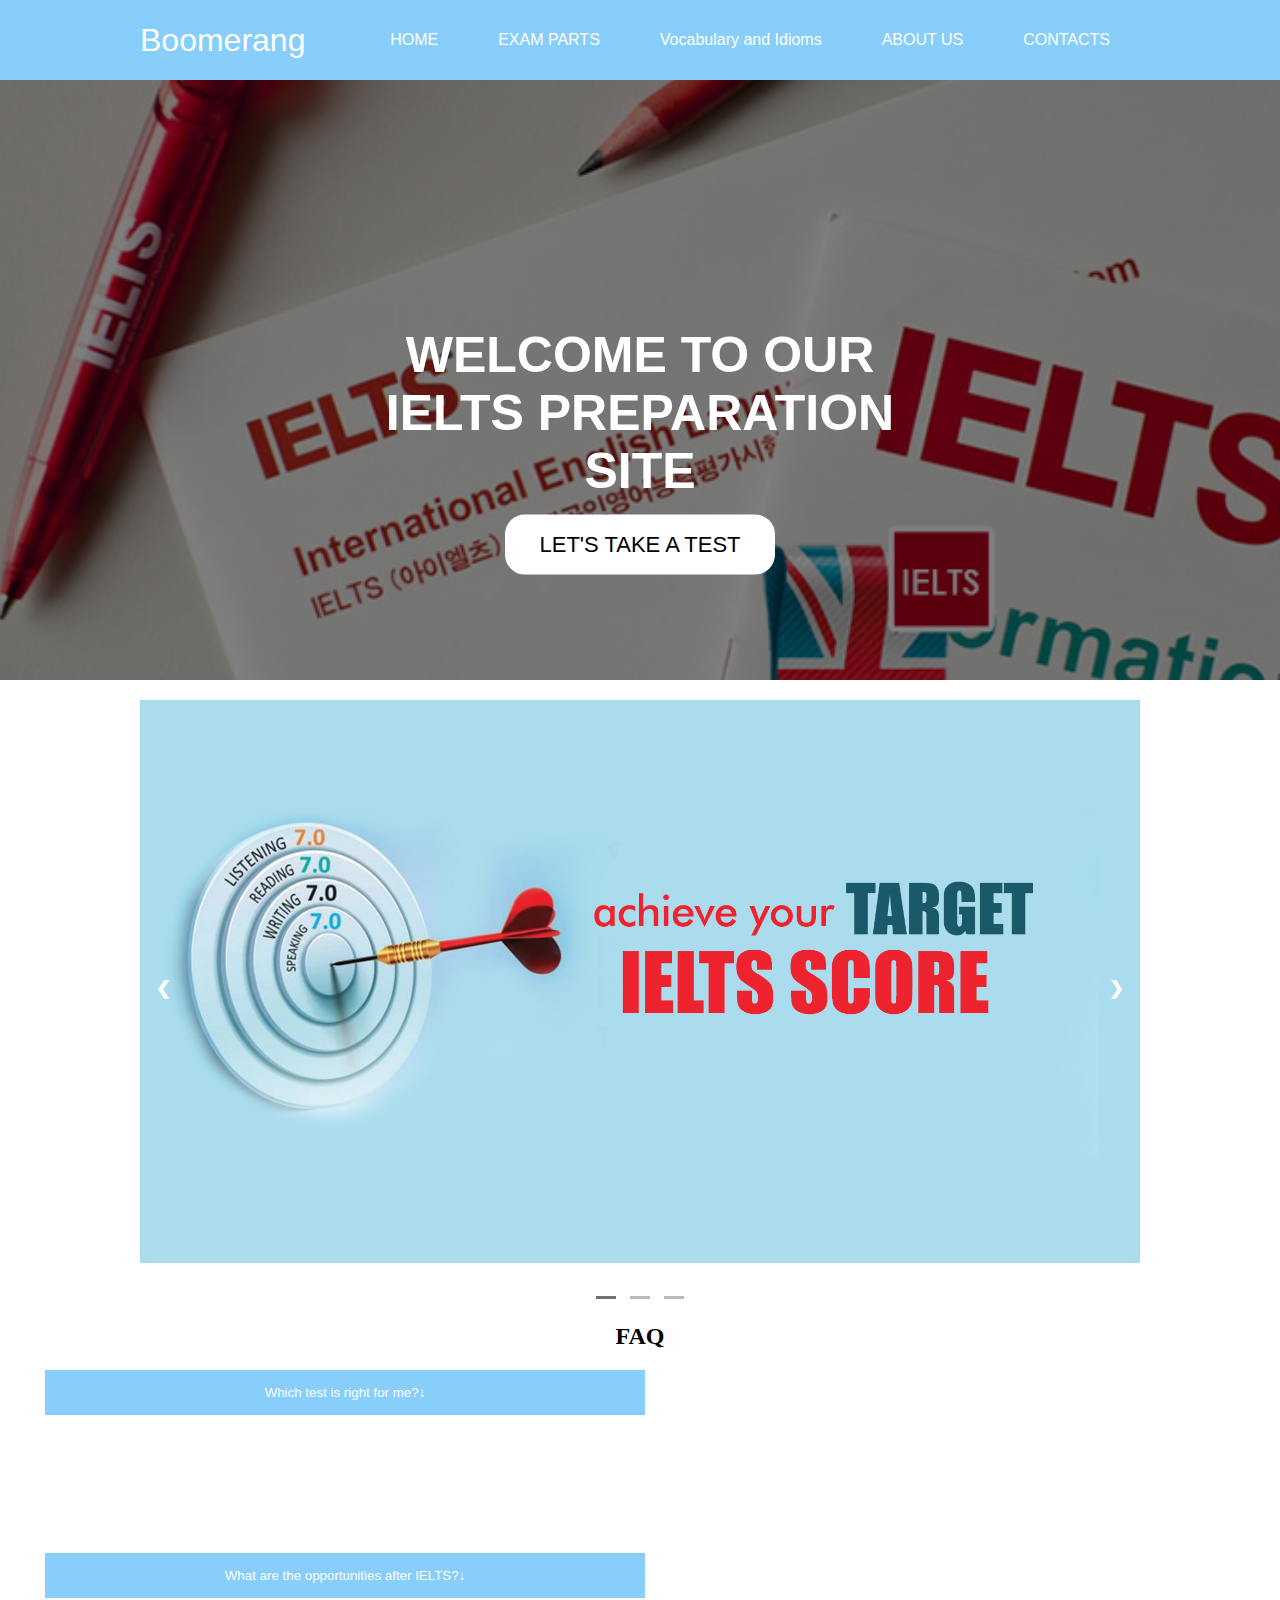
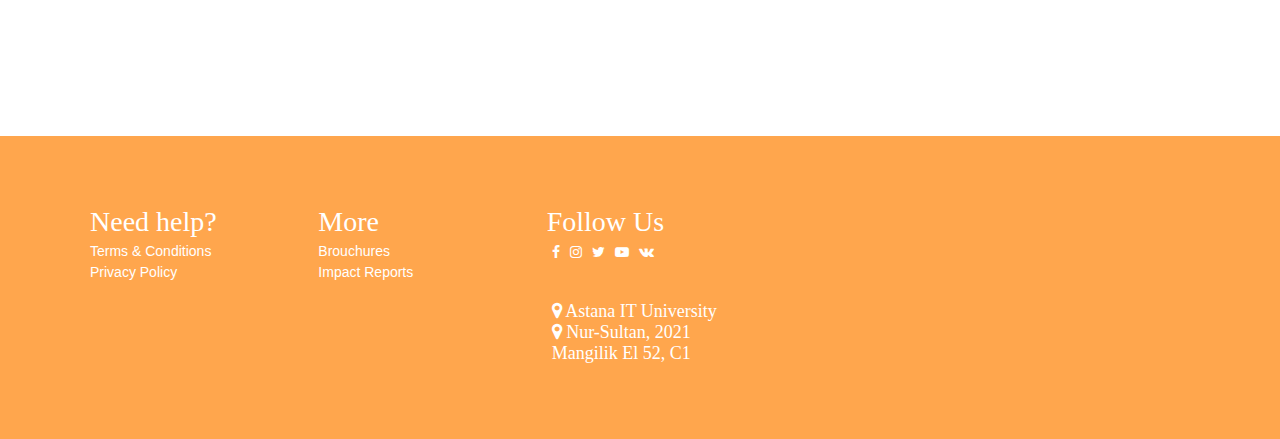
<file: index.html>
<!DOCTYPE html>
<html lang="en">
<head>
    <meta charset="utf-8">
    <title>Ielts | IELTS EXAM SITE </title>
    <link rel="stylesheet" href="https://cdnjs.cloudflare.com/ajax/libs/font-awesome/4.7.0/css/font-awesome.min.css">
    <link rel="stylesheet" type="text/css" href="css/style.css">
    <link rel="shortcut icon" type="images/x-icon" href="images/favicon.ico">
</head>
<body>
  <div class="header">
    <div class="inner_header">
        <div class="logo_container">
          <h1><span>Boomerang</span></h1>
        </div>
        <ul class="navigation">
            <a href="index.html"><li>HOME</li></a>
            <a href="examparts.html"><li>EXAM PARTS</li></a>
            <a href="vocabularyidioms.html"><li>Vocabulary and Idioms</li></a>
            <a href="#"><li>ABOUT US</li></a>
            <a href="#"><li>CONTACTS</li></a>
        </ul>
    </div>
</div>
  <div class="parallax">
    <div class="hero-text">
      <h1 style="font-size:50px">WELCOME TO OUR IELTS PREPARATION SITE</h1>
      <a href="test.html"><div class="button">LET'S TAKE A TEST</div></a>
    </div>
  </div>
  <button onclick="topFunction()" id="myBtn" title="Go to top"><svg class="bi bi-arrow-up" width="1em" height="1em" viewBox="0 0 16 16" fill="currentColor">
    <path fill-rule="evenodd" d="M8 3.5a.5.5 0 01.5.5v9a.5.5 0 01-1 0V4a.5.5 0 01.5-.5z" clip-rule="evenodd"/>
    <path fill-rule="evenodd" d="M7.646 2.646a.5.5 0 01.708 0l3 3a.5.5 0 01-.708.708L8 3.707 5.354 6.354a.5.5 0 11-.708-.708l3-3z" clip-rule="evenodd"/>
  </svg></button>
<div class="slideshow-container">
  <div class="mySlides fade">
    <div class="numbertext"></div>
    <a href="products.html"><img src="images/4C.jpg" style="width:100%"></a>
    <div class="text"></div>
  </div>

  <div class="mySlides fade">
    <div class="numbertext"></div>
    <a href="products.html"><img src="images/4E.jpg" style="width:100%"></a>
    <div class="text"></div>
  </div>

  <div class="mySlides fade">
    <div class="numbertext"></div>
    <a href="products.html"><img src="images/4D.png" style="width:100%"></a>
    <div class="text"></div>
  </div>


  <a class="prev" onclick="plusSlides(-1)">&#10094;</a>
  <a class="next" onclick="plusSlides(1)">&#10095;</a>
</div>
<br>


<div style="text-align:center">
  <span class="dot" onclick="currentSlide(1)"></span>
  <span class="dot" onclick="currentSlide(2)"></span>
  <span class="dot" onclick="currentSlide(3)"></span>
</div>

<script type="text/javascript">
  var slideIndex = 1;
showSlides(slideIndex);


function plusSlides(n) {
  showSlides(slideIndex += n);
}


function currentSlide(n) {
  showSlides(slideIndex = n);
}

function showSlides(n) {
  var i;
  var slides = document.getElementsByClassName("mySlides");
  var dots = document.getElementsByClassName("dot");
  if (n > slides.length) {slideIndex = 1}
  if (n < 1) {slideIndex = slides.length}
  for (i = 0; i < slides.length; i++) {
      slides[i].style.display = "none";
  }
  for (i = 0; i < dots.length; i++) {
      dots[i].className = dots[i].className.replace(" active", "");
  }
  slides[slideIndex-1].style.display = "block";
  dots[slideIndex-1].className += " active";
}
mybutton = document.getElementById("myBtn");


window.onscroll = function() {scrollFunction()};

function scrollFunction() {
  if (document.body.scrollTop > 20 || document.documentElement.scrollTop > 20) {
    mybutton.style.display = "block";
  } else {
    mybutton.style.display = "none";
  }
}

function topFunction() {
  document.body.scrollTop = 0;
  document.documentElement.scrollTop = 0;
}
</script>
<h2 class="fq">FAQ</h2>
<div class="dropdown-menu">
<button class="menu-btn">  Which test is right for me?↓ </button>
<div class="menu-content">
<a class="links" href="#">Most people will take the IELTS Academic test to support their study and application to study overseas - but it is important to check the entry requirements of individual organisations before choosing your test. Students can nominate up to five organisations to which their IELTS test results will be sent automatically and free of charge. There is a fee for sending results to additional organisations. You can request your centre to send your results as long as your IELTS scores are valid.</a>
</div>
</div>

<div class="dropdown-menu-2">
<button class="menu-btn-2"> What are the opportunities after IELTS?↓ </button>
<div class="menu-content-2">
<a class="links" href="#">The IELTS is used for a variety of purposes - usually, you have a use for an IELTS score in mind before you take the test. Many people take the IELTS in order to be admitted to an English-medium university; this is probably the most common purpose for taking the test. Other uses include immigration to English-speaking countries and employment in certain industries that require English.</a>
</div>
</div>

<script>

let dropdownBtn = document.querySelector('.menu-btn');
let menuContent = document.querySelector('.menu-content');
dropdownBtn.addEventListener('click',()=>{
   if(menuContent.style.display===""){
      menuContent.style.display="block";
   } else {
      menuContent.style.display="";
   }
})

let dropdownBtn2 = document.querySelector('.menu-btn-2');
let menuContent2 = document.querySelector('.menu-content-2');
dropdownBtn2.addEventListener('click',()=>{
   if(menuContent2.style.display===""){
      menuContent2.style.display="block";
   } else {
      menuContent2.style.display="";
   }
})
</script>



<div class="footer">
     <div class="inner_footer">
         <div class="logo_container2">
         </div>
         <div class="footer_third">
             <h1>Need help?</h1>
             <a href="#">Terms &amp; Conditions</a>
             <a href="#">Privacy Policy</a>


         </div>
         <div class="footer_third">
             <h1>More</h1>
             <a href="#">Brouchures</a>
             <a href="#">Impact Reports</a>
         </div>



         <div class="footer_third">
             <h1>Follow Us</h1>
              <li><a href="#"><i class="fa fa-facebook"></i>
              <li><a href="#"><i class="fa fa-instagram"></i>
              <li><a href="#"><i class="fa fa-twitter"></i>
              <li><a href="youtube.com"><i class="fa fa-youtube-play"></i>
              <li><a href="#"><i class="fa fa-vk"></i>
              <li><a href="#"><i class="fa fa-twitte"></i>
               <span>
                <i class="fa fa-map-marker"></i>
                Astana IT University<br>
                <i class="fa fa-map-marker"></i>
                Nur-Sultan, 2021<br>
                Mangilik El 52, C1<br>
              </span>
         </div>
     </div>
</div>

</body>
</html>
</file>
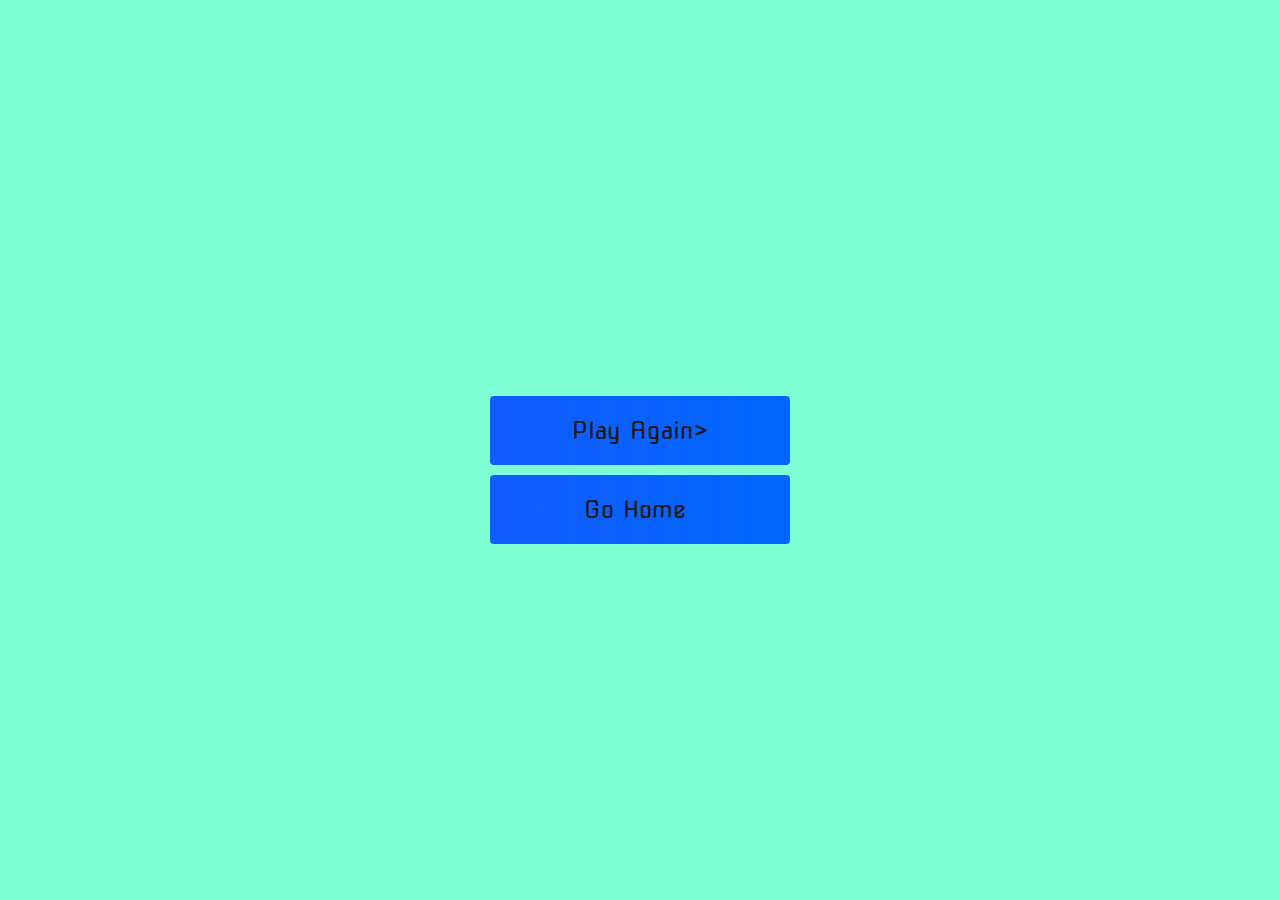
<file: end.html>
<!DOCTYPE html>
<html lang="en">
<head>
    <meta charset="UTF-8">
    <meta name="viewport" content="width=device-width, initial-scale=1.0">
    <title>Test</title>
    <link rel="stylesheet" href="css/test.css">
    <link rel="stylesheet" href="https://use.fontawesome.com/releases/v5.13.1/css/all.css" integrity="sha384-xxzQGERXS00kBmZW/6qxqJPyxW3UR0BPsL4c8ILaIWXva5kFi7TxkIIaMiKtqV1Q" crossorigin="anonymous">
</head>
<body>
    <div class="container">
        <div id="end" class="flex-center flex-column">
            <h1 id="finalScore">0</h1>
            <a href="game.html" class="btn">Play Again></a>
            <a href="index.html" class="btn">Go Home<i class="fas fa-home"></i></a>
        </div>
    </div>
    <script src="js/end.js"></script>
</body>
</html>
</file>
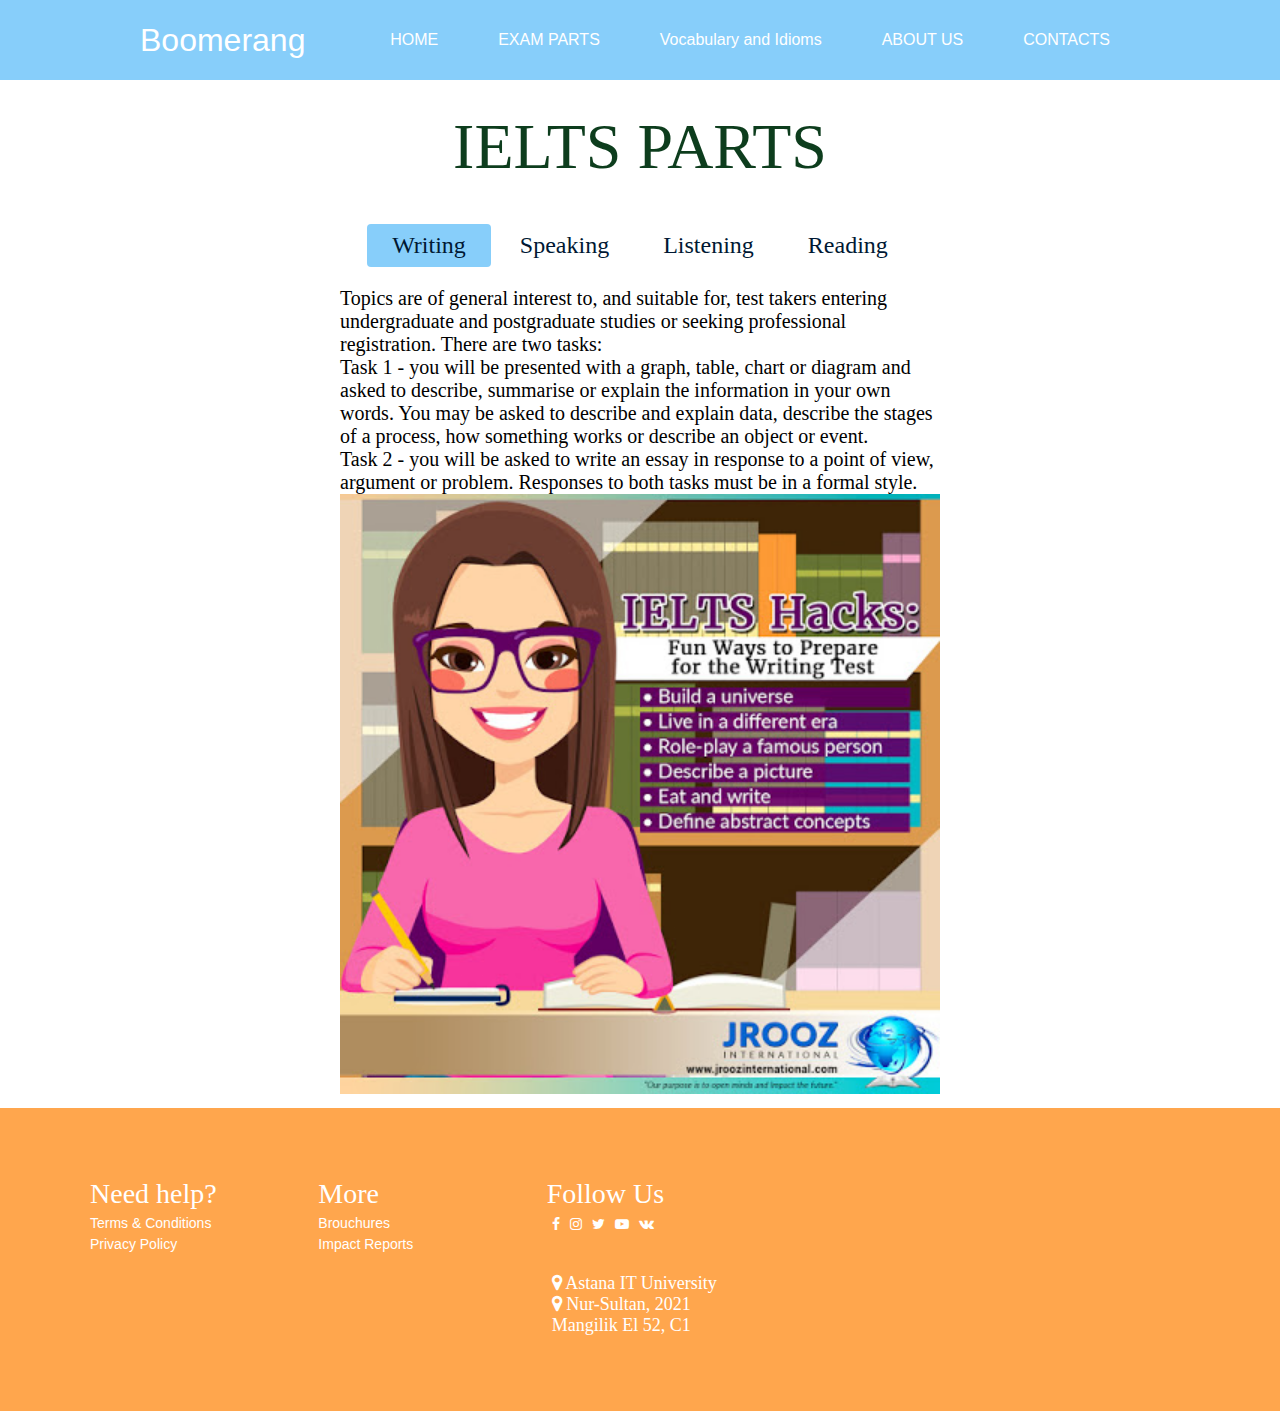
<file: examparts.html>
<!DOCTYPE html>
<html lang="en">

<head>
  <meta charset="utf-8">
  <title>Ielts | IELTS EXAM SITE </title>
  <link rel="stylesheet" href="https://cdnjs.cloudflare.com/ajax/libs/font-awesome/4.7.0/css/font-awesome.min.css">
  <link rel="stylesheet" type="text/css" href="css/ep.css">
  <link rel="stylesheet" type="text/css" href="css/style.css">
  <link rel="shortcut icon" type="image/x-icon" href="images/favicon.ico">
</head>

<body>
  <div class="header">
    <div class="inner_header">
      <div class="logo_container">
        <h1><span>Boomerang</span></h1>
      </div>
      <ul class="navigation">
        <a href="index.html">
          <li>HOME</li>
        </a>
        <a href="examparts.html">
          <li>EXAM PARTS</li>
        </a>
        <a href="vocabularyidioms.html">
          <li>Vocabulary and Idioms</li>
        </a>
        <a href="#">
          <li>ABOUT US</li>
        </a>
        <a href="#">
          <li>CONTACTS</li>
        </a>
      </ul>
    </div>
  </div>

  <main>

    <div class="articles">
      <h1>IELTS PARTS</h1>
      <ul class="tabs">
        <li class="tab1">Writing</li>
        <li class="tab2">Speaking</li>
        <li class="tab3">Listening</li>
        <li class="tab4">Reading</li>
      </ul>
      <div id="article1" class="article">
        <p class="parts">Topics are of general interest to, and suitable for, test takers entering undergraduate and postgraduate studies or seeking professional registration. There are two tasks:<br>

          Task 1 - you will be presented with a graph, table, chart or diagram and asked to describe, summarise or explain the information in your own words. You may be asked to describe and explain data, describe the stages of a process, how
          something works or describe an object or event.
          <br>Task 2 - you will be asked to write an essay in response to a point of view, argument or problem. Responses to both tasks must be in a formal style.
        </p>
        <img class="imgabout" src="images/gallery2.jpg">

      </div>
      <div id="article2" class="article">
        <p class="parts">Part 1 - the examiner will ask you general questions about yourself and a range of familiar topics, such as home, family, work, studies and interests. This part lasts between four and five minutes.<br>
          Part 2 - you will be given a card which asks you to talk about a particular topic. You will have one minute to prepare before speaking for up to two minutes. The examiner will then ask one or two questions on the same topic.<br> Part 3 -
          you will be asked further questions about the topic in Part 2. These will give you the opportunity to discuss more abstract ideas and issues. This part of the test lasts between four and five minutes.</p>
        <img class="imgabout" src="images/gallery4.jpg">
      </div>
      <div id="article3" class="article">
        <p class="parts">Here are four sections with ten questions each. The questions are designed so that the answers appear in the order they are heard in the audio.
          The first two sections deal with situations set in everyday social contexts.<br> In Section 1, there is a conversation between two speakers (for example, a conversation about travel arrangements)<br>In Section 2, there is a monologue in
          (for example, a speech about local facilities). The final two sections deal with situations set in educational and training contexts. <br>In Section 3, there is a conversation between two main speakers (for example, two university students
          in discussion, perhaps guided by a tutor), and in Section 4, there is a monologue on an academic subject.
          <br>The recordings are heard only once. They include a range of accents, including British, Australian, New Zealand, American and Canadian.
        </p>
        <img class="imgabout" src="images/gallery1.jpg">
      </div>
      <div id="article4" class="article">
        <p class="parts">The Reading section consists of 40 questions, designed to test a wide range of reading skills. These include reading for gist, reading for main ideas, reading for detail, skimming, understanding logical argument and
          recognising writers' opinions, attitudes and purpose.

          <br>IELTS Academic test - this includes three long texts which range from the descriptive and factual to the discursive and analytical. These are taken from books, journals, magazines and newspapers. They have been selected for a
          non-specialist audience but are appropriate for people entering university courses or seeking professional registration
        </p>
        <img class="imgabout" src="images/gallery3.jpg">
      </div>
    </div>
  </main>


  <div class="footer">
    <div class="inner_footer">
      <div class="logo_container2">
      </div>
      <div class="footer_third">
        <h1>Need help?</h1>
        <a href="#">Terms &amp; Conditions</a>
        <a href="#">Privacy Policy</a>


      </div>
      <div class="footer_third">
        <h1>More</h1>
        <a href="#">Brouchures</a>
        <a href="#">Impact Reports</a>
      </div>



      <div class="footer_third">
        <h1>Follow Us</h1>
        <li><a href="#"><i class="fa fa-facebook"></i>
        <li><a href="#"><i class="fa fa-instagram"></i>
        <li><a href="#"><i class="fa fa-twitter"></i>
        <li><a href="youtube.com"><i class="fa fa-youtube-play"></i>
        <li><a href="#"><i class="fa fa-vk"></i>
        <li><a href="#"><i class="fa fa-twitte"></i>
            <span>
              <i class="fa fa-map-marker"></i>
              Astana IT University<br>
              <i class="fa fa-map-marker"></i>
              Nur-Sultan, 2021<br>
              Mangilik El 52, C1<br>
            </span>
      </div>
    </div>
  </div>
  <script src="https://cdn.jsdelivr.net/npm/bootstrap@5.0.0-beta2/dist/js/bootstrap.bundle.min.js" integrity="sha384-b5kHyXgcpbZJO/tY9Ul7kGkf1S0CWuKcCD38l8YkeH8z8QjE0GmW1gYU5S9FOnJ0" crossorigin="anonymous"></script>
  <script src="https://cdn.jsdelivr.net/npm/@popperjs/core@2.6.0/dist/umd/popper.min.js" integrity="sha384-KsvD1yqQ1/1+IA7gi3P0tyJcT3vR+NdBTt13hSJ2lnve8agRGXTTyNaBYmCR/Nwi" crossorigin="anonymous"></script>
  <script src="https://cdn.jsdelivr.net/npm/bootstrap@5.0.0-beta2/dist/js/bootstrap.min.js" integrity="sha384-nsg8ua9HAw1y0W1btsyWgBklPnCUAFLuTMS2G72MMONqmOymq585AcH49TLBQObG" crossorigin="anonymous"></script>
  <script>
    document.querySelector(".tab1").onclick = function() {
      document.getElementById("article1").style.display = "block";
      document.getElementById("article2").style.display = "none";
      document.getElementById("article3").style.display = "none";
      document.getElementById("article4").style.display = "none";
      document.querySelector(".tab1").style.backgroundColor = "lightskyblue";
      document.querySelector(".tab2").style.backgroundColor = "transparent";
      document.querySelector(".tab3").style.backgroundColor = "transparent";
      document.querySelector(".tab4").style.backgroundColor = "transparent";
    }
    document.querySelector(".tab2").onclick = function() {
      document.getElementById("article2").style.display = "block";
      document.getElementById("article1").style.display = "none";
      document.getElementById("article3").style.display = "none";
      document.getElementById("article4").style.display = "none";
      document.querySelector(".tab2").style.backgroundColor = "lightskyblue";
      document.querySelector(".tab1").style.backgroundColor = "transparent";
      document.querySelector(".tab3").style.backgroundColor = "transparent";
      document.querySelector(".tab4").style.backgroundColor = "transparent";
    }
    document.querySelector(".tab3").onclick = function() {
      document.getElementById("article4").style.display = "none";
      document.getElementById("article3").style.display = "block";
      document.getElementById("article2").style.display = "none";
      document.getElementById("article1").style.display = "none";
      document.querySelector(".tab4").style.backgroundColor = "transparent";
      document.querySelector(".tab3").style.backgroundColor = "lightskyblue";
      document.querySelector(".tab2").style.backgroundColor = "transparent";
      document.querySelector(".tab1").style.backgroundColor = "transparent";
    }
    document.querySelector(".tab4").onclick = function() {
      document.getElementById("article4").style.display = "block";
      document.getElementById("article3").style.display = "none";
      document.getElementById("article2").style.display = "none";
      document.getElementById("article1").style.display = "none";
      document.querySelector(".tab4").style.backgroundColor = "lightskyblue";
      document.querySelector(".tab3").style.backgroundColor = "transparent";
      document.querySelector(".tab2").style.backgroundColor = "transparent";
      document.querySelector(".tab1").style.backgroundColor = "transparent";
    }
  </script>
</body>

</html>
</file>
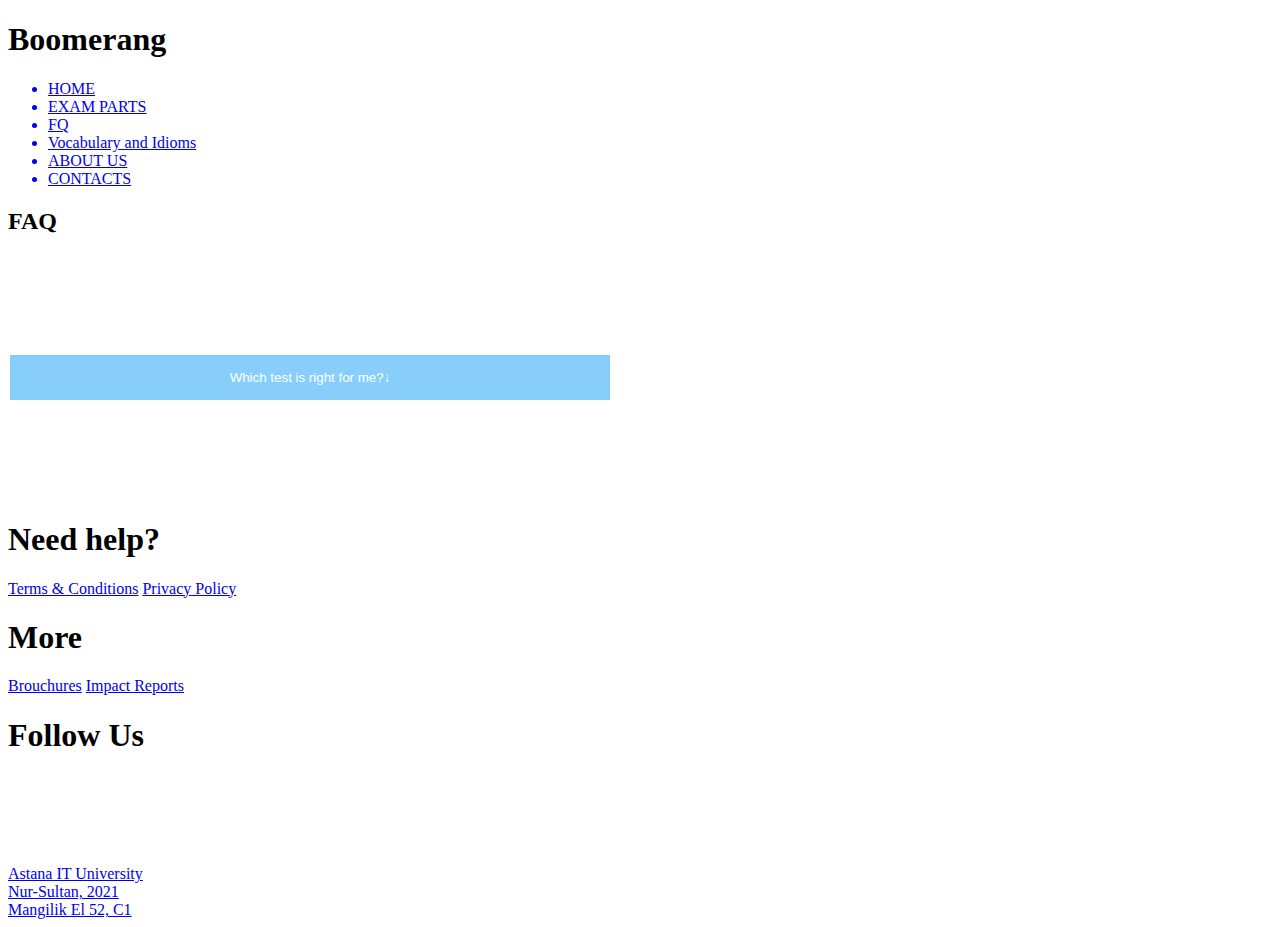
<file: fq.html>
<!DOCTYPE html>
<html lang="en">
<head>

    <meta name="viewport" content="width=device-width, initial-scale=1">
    <title>Ielts | IELTS EXAM SITE </title>
    <style>
    .menu-btn {
      font-family:Arial, Helvetica, sans-serif;
      background-color: lightskyblue;
     border:4px;
     width:600px;
     color: white;
     padding: 15px ;
     margin: 100px 2px;

    }
    .dropdown-menu {
       position: relative;
       display: inline-block;
    }


    .menu-content {
       position: absolute;
       display: none;
       bottom:-48px;
       background-color: white;
       width:600px;

    }
    .links {

       color: black;
       font-size: 18px;
       font-family:comic;
    }

    .dropdown-menu:hover .menu-btn {
       background-color: orange;
    }
    </style>
</head>
<body>
  <div class="header">
    <div class="inner_header">
        <div class="logo_container">
          <h1><span>Boomerang</span></h1>
        </div>
        <ul class="navigation">
          <a href="index.html"><li>HOME</li></a>
          <a href="examparts.html"><li>EXAM PARTS</li></a>
          <a href="fq.html"><li>FQ</li></a>
          <a href="vocabularyidioms.html"><li>Vocabulary and Idioms</li></a>
          <a href="#"><li>ABOUT US</li></a>
          <a href="#"><li>CONTACTS</li></a>
        </ul>
    </div>
</div>



<h2>FAQ</h2>
<div class="dropdown-menu">
<button class="menu-btn">  Which test is right for me?↓ </button>
<div class="menu-content">
<a class="links" href="#">Most people will take the IELTS Academic test to support their study and application to study overseas - but it is important to check the entry requirements of individual organisations before choosing your test. Students can nominate up to five organisations to which their IELTS test results will be sent automatically and free of charge. There is a fee for sending results to additional organisations. You can request your centre to send your results as long as your IELTS scores are valid.</a>
</div>
</div>


<script>

let dropdownBtn = document.querySelector('.menu-btn');
let menuContent = document.querySelector('.menu-content');
dropdownBtn.addEventListener('click',()=>{
   if(menuContent.style.display===""){
      menuContent.style.display="block";
   } else {
      menuContent.style.display="";
   }
})
</script>

<div class="footer">
     <div class="inner_footer">
         <div class="logo_container2">
         </div>
         <div class="footer_third">
             <h1>Need help?</h1>
             <a href="#">Terms &amp; Conditions</a>
             <a href="#">Privacy Policy</a>


         </div>
         <div class="footer_third">
             <h1>More</h1>
             <a href="#">Brouchures</a>
             <a href="#">Impact Reports</a>
         </div>



         <div class="footer_third">
             <h1>Follow Us</h1>
              <li><a href="#"><i class="fa fa-facebook"></i>
              <li><a href="#"><i class="fa fa-instagram"></i>
              <li><a href="#"><i class="fa fa-twitter"></i>
              <li><a href="youtube.com"><i class="fa fa-youtube-play"></i>
              <li><a href="#"><i class="fa fa-vk"></i>
              <li><a href="#"><i class="fa fa-twitte"></i>
               <span>
                <i class="fa fa-map-marker"></i>
                Astana IT University<br>
                <i class="fa fa-map-marker"></i>
                Nur-Sultan, 2021<br>
                Mangilik El 52, C1<br>
              </span>
         </div>
     </div>
</div>

</body>
</html>
</file>
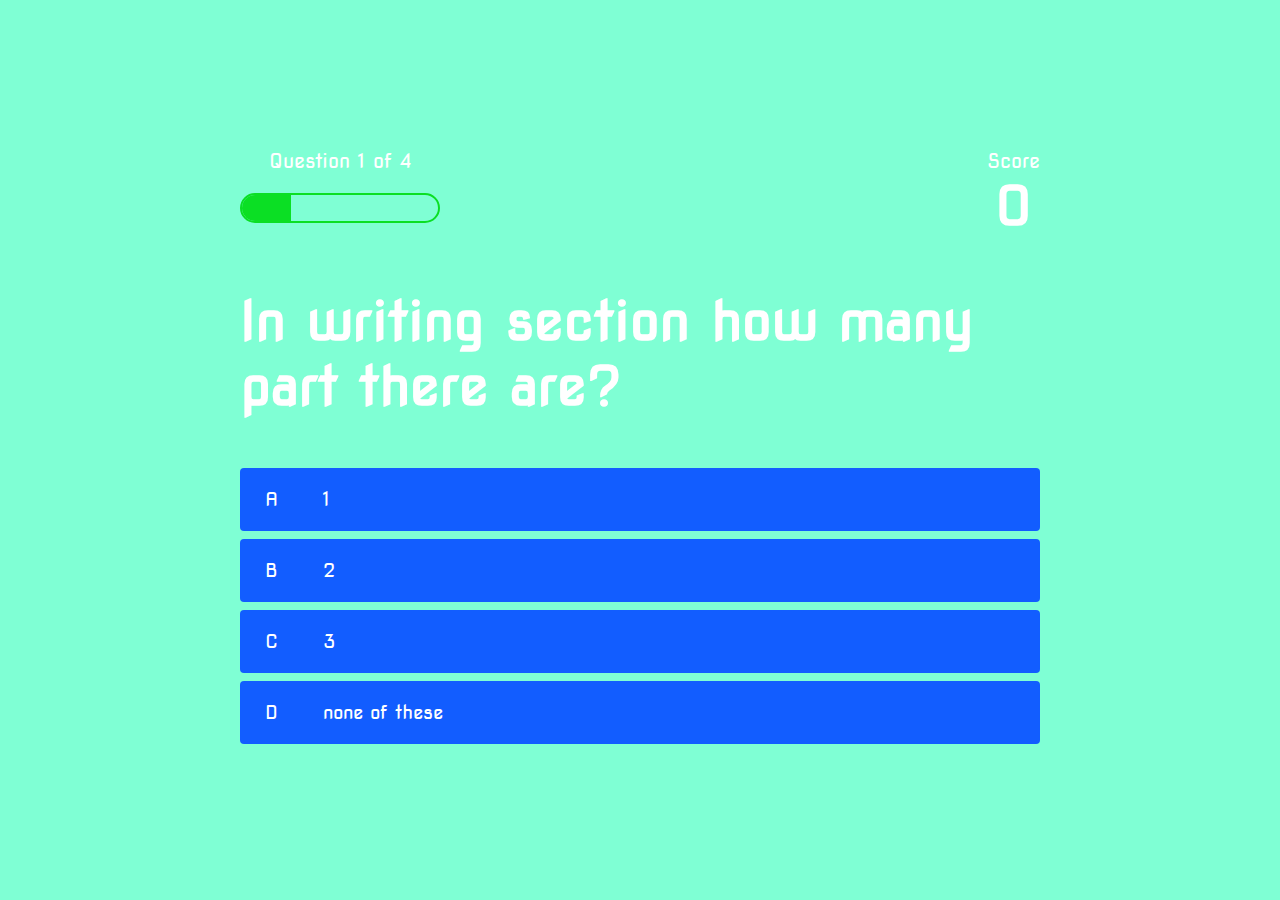
<file: game.html>
<!DOCTYPE html>
<html lang="en">
<head>
    <meta charset="UTF-8">
    <meta name="viewport" content="width=device-width, initial-scale=1.0">
    <title>Test</title>
    <link rel="stylesheet" href="css/test.css">
    <link rel="stylesheet" href="css/game.css">
</head>
<body>
    <div class="container">
        <div id="game" class="justify-center flex-column">
            <div id="hud">
                <div class="hud-item">
                    <p id="progressText" class="hud-prefix">
                        Question
                    </p>
                    <div id="progressBar">
                        <div id="progressBarFull"></div>
                    </div>
                </div>
                <div class="hud-item">
                    <p class="hud-prefix">
                        Score
                    </p>
                    <h1 class="hud-main-text" id="score">
                        0
                    </h1>
                </div>
            </div>
            <h1 id="question">What is the answer to this question</h1>
            <div class="choice-container">
                <p class="choice-prefix">A</p>
                <p class="choice-text" data-number="1">Choice</p>
            </div>
            <div class="choice-container">
                <p class="choice-prefix">B</p>
                <p class="choice-text" data-number="2">Choice 2</p>
            </div>
            <div class="choice-container">
                <p class="choice-prefix">C</p>
                <p class="choice-text" data-number="3">Choice 3</p>
            </div>
            <div class="choice-container">
                <p class="choice-prefix">D</p>
                <p class="choice-text" data-number="4">Choice 4</p>
            </div>
        </div>
    </div>
    <script src="js/game.js"></script>
</body>
</html>
</file>
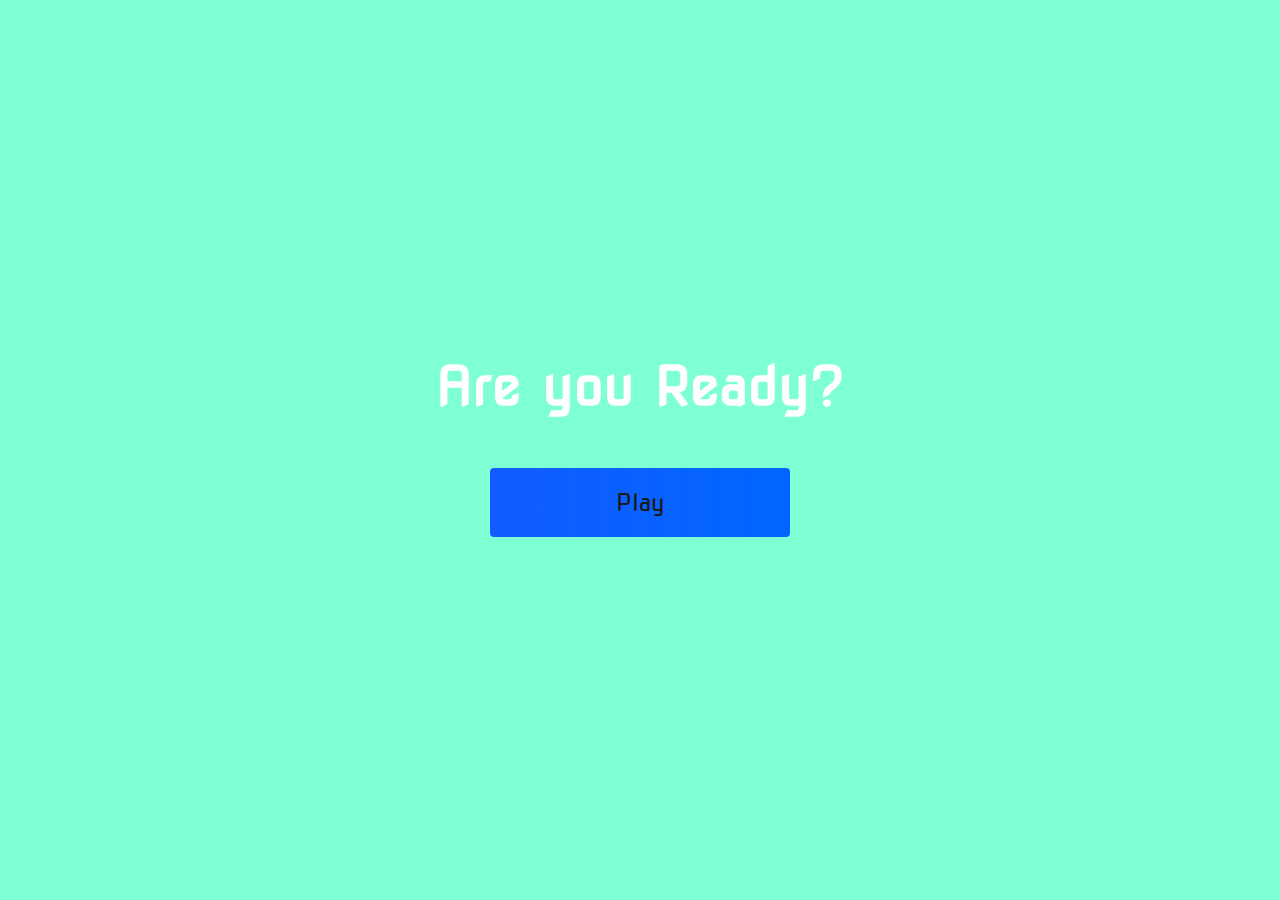
<file: test.html>
<!DOCTYPE html>
<html lang="en">
<head>
    <meta charset="UTF-8">
    <meta name="viewport" content="width=device-width, initial-scale=1.0">
    <title>Test</title>
    <link rel="stylesheet" href="css/test.css">
    <link rel="stylesheet" href="https://use.fontawesome.com/releases/v5.13.1/css/all.css" integrity="sha384-xxzQGERXS00kBmZW/6qxqJPyxW3UR0BPsL4c8ILaIWXva5kFi7TxkIIaMiKtqV1Q" crossorigin="anonymous">
</head>
<body>
    <div class="container">
        <div id="home" class="flex-column flex-center">
            <h1>Are you Ready?</h1>
            <a href="game.html" class="btn">Play</a>
        </div>
    </div>
</body>
</html>
</file>
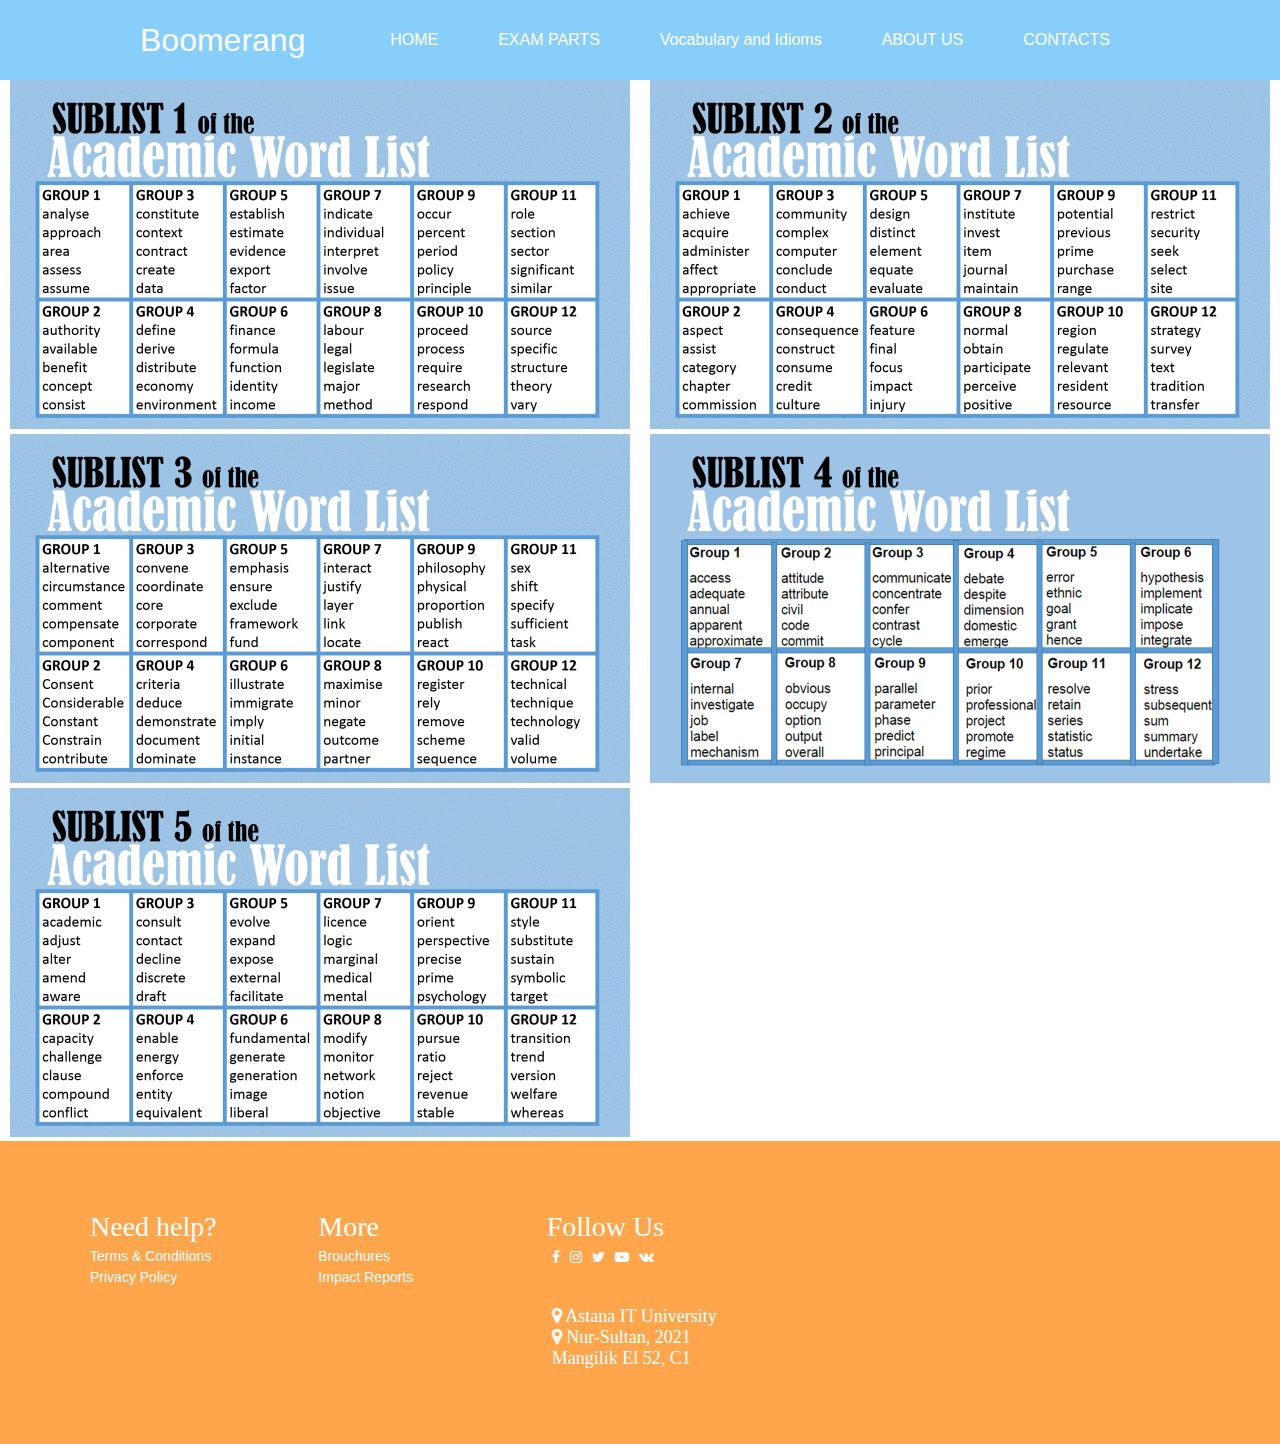
<file: vocabularyidioms.html>
<!DOCTYPE html>
<html lang="en">

<head>
  <meta charset="utf-8">
  <title>Ielts | IELTS EXAM SITE </title>
  <link rel="stylesheet" href="https://cdnjs.cloudflare.com/ajax/libs/font-awesome/4.7.0/css/font-awesome.min.css">
  <link rel="stylesheet" type="text/css" href="css/vocab.css">
  <link rel="shortcut icon" type="image/x-icon" href="images/favicon.ico">
</head>

<body>
  <div class="header">
    <div class="inner_header">
      <div class="logo_container">
        <h1><span>Boomerang</span></h1>
      </div>
      <ul class="navigation">
        <a href="index.html">
          <li>HOME</li>
        </a>
        <a href="examparts.html">
          <li>EXAM PARTS</li>
        </a>
        <a href="vocabularyidioms.html">
          <li>Vocabulary and Idioms</li>
        </a>
        <a href="#">
          <li>ABOUT US</li>
        </a>
        <a href="#">
          <li>CONTACTS</li>
        </a>
      </ul>
    </div>
  </div>


  <div class="grid-container">
    <div class="item1"><img class="gallery-image" src="images/1.png" alt="Alt 1" /></div>
    <div class="item2"><img class="gallery-image" src="images/2.png" alt="Alt 2" /></div>
    <div class="item3"><img class="gallery-image" src="images/3.png" alt="Alt 3" /></div>
    <div class="item4"><img class="gallery-image" src="images/4.png" alt="Alt 3" /></div>
    <div class="item5"><img class="gallery-image" src="images/5.png" alt="Alt 3" /></div>
  </div>


  <script>
    $(function() {
      $('.my-gallery').imageZoom({
        $(this).imageZoom({
          zoom: 150
        });
      });
    });
  </script>

  <div class="footer">
    <div class="inner_footer">
      <div class="logo_container2">
      </div>
      <div class="footer_third">
        <h1>Need help?</h1>
        <a href="#">Terms &amp; Conditions</a>
        <a href="#">Privacy Policy</a>


      </div>
      <div class="footer_third">
        <h1>More</h1>
        <a href="#">Brouchures</a>
        <a href="#">Impact Reports</a>
      </div>



      <div class="footer_third">
        <h1>Follow Us</h1>
        <li><a href="#"><i class="fa fa-facebook"></i>
        <li><a href="#"><i class="fa fa-instagram"></i>
        <li><a href="#"><i class="fa fa-twitter"></i>
        <li><a href="youtube.com"><i class="fa fa-youtube-play"></i>
        <li><a href="#"><i class="fa fa-vk"></i>
        <li><a href="#"><i class="fa fa-twitte"></i>
            <span>
              <i class="fa fa-map-marker"></i>
              Astana IT University<br>
              <i class="fa fa-map-marker"></i>
              Nur-Sultan, 2021<br>
              Mangilik El 52, C1<br>
            </span>
      </div>
    </div>
  </div>

</body>

</html>
</file>
<file: css/style.css>
*{
	margin: 0;
	padding: 0
	list-style:none;
	text-decoration: none;
}
html{
	scroll-behavior: smooth;
}
.header{
	width: 100%;
	height: 80px;
	display: block;
	background-color:lightskyblue;
}
.inner_header{
	width: 1000px;
	height: 100%;
	display: block;
	margin: 0 auto;
}
.logo_container{
	height: 100%;
	display: table;
	float: left;
}
.logo_container h1{
	color:white;
	height: 100%;
	display: table-cell;
	vertical-align: middle;
	font-family:Impact, Helvetica, sans-serif;
	font-size:32px;
	font-weight: 800;
}

.logo_container h1 span{
	font-weight: 500;

}
.navigation{
	float: right;
	height: 100%;

}
.navigation a{
	height:100%;
	display: table;
	float: left;
	padding: 0px 30px;
}
.navigation a li{
	display: table-cell;
	vertical-align: middle;
	height: 100%;
	color: white;
	font-family: Impact, Helvetica, sans-serif;
  font-size: 16px;

}
.navigation a:hover {
	background: rgb(255, 166, 77);
}
.parallax {
	background-image: linear-gradient(rgba(0, 0, 0, 0.5), rgba(0, 0, 0, 0.5)), url(../images/4B.jpg);
	height: 600px;
	background-attachment: fixed;
	background-position: center;
	background-repeat: no-repeat;
	background-size: cover;
  }
.hero-text {
	text-align: center;
	position: absolute;
	top: 50%;
	left: 50%;
	transform: translate(-50%, -50%);
	color: white;
	padding: 15px;
	font-family: Arial, Helvetica, sans-serif;
}
.button {
	background-color: white;
	border: 2px solid white;
	border-radius: 20px;
	color: black;
	padding: 15px 32px;
	text-align: center;
	text-decoration: none;
	display: inline-block;
	font-size: 22px;
	transition-duration: 0.4s;
	margin-top: 15px;
	font-family: Arial, Helvetica, sans-serif;
}
.button:hover {
	background-color: rgb(255, 166, 77);
	border: 2px solid rgb(255, 166, 77);
	color: white;
	box-shadow: 0 12px 16px 0 rgba(0,0,0,0.30), 0 17px 50px 0 rgba(0,0,0,0.25);
}
.button2 {
	background-color: #347E96;
	border: 2px solid #347E96;
	border-radius: 15px;
	color: #FFF;
	padding: 15px 32px;
	text-align: center;
	text-decoration: none;
	display: inline-block;
	font-size: 16px;
	transition-duration: 0.4s;
	margin-top: 15px;
	font-weight: 500;
	vertical-align: middle;
	font-family: Arial, Helvetica, sans-serif;
}
.button2:hover {
	background-color: rgb(39, 95, 114);
	border: 2px solid rgb(39, 95, 114);
	color: white;
	box-shadow: 0 12px 16px 0 rgba(0,0,0,0.2), 0 17px 50px 0 rgba(0,0,0,0.19);
}
#myBtn {
	display: none;
	position: fixed;
	bottom: 20px;
	right: 30px;
	z-index: 99;
	border: none;
	outline: none;
	background-color: rgb(255, 77, 77);
	color: white;
	cursor: pointer;
	padding: 15px;
	border-radius: 10px;
	font-size: 18px;
  }
  #myBtn:hover {
	background-color: rgb(153, 0, 0);
	box-shadow: 0 12px 16px 0 rgba(0,0,0,0.30), 0 17px 50px 0 rgba(0,0,0,0.25);
  }
.slideshow-container {
  max-width: 1000px;
  position: relative;
  margin: 20px auto;
  margin-bottom: 0;
}
.mySlides {
  display: none;
}


.prev, .next {
  cursor: pointer;
  position: absolute;
  top: 50%;
  width: auto;
  margin-top: -22px;
  padding: 16px;
  color: white;
  font-weight: bold;
  font-size: 18px;
  transition: 0.6s ease;
  border-radius: 0 3px 3px 0;
  user-select: none;
}
.next {
  right: 0;
  border-radius: 3px 0 0 3px;
}
.prev:hover, .next:hover {
  background-color: rgba(0,0,0,0.8);
}

.text {
  color: #FFF;
  font-size: 15px;
  padding: 8px 12px;
  position: absolute;
  bottom: 8px;
  width: 100%;
  text-align: center;
}

.dot {
  cursor: pointer;
  height: 3px;
  width: 20px;
  margin:0 5px;
  background-color: #bbb;
  display: inline-block;
  transition: background-color 0.6s ease;
}

.active, .dot:hover {
  background-color: #717171;
}


.fade {
  -webkit-animation-name: fade;
  -webkit-animation-duration: 1.5s;
  animation-name: fade;
  animation-duration: 1.5s;
}


.wrapper {
        display: grid;
        grid-gap: 10px;
        grid-template-columns: [col1-start] 33%  [col2-start] 33%  [col3-start] 33% [col3-end];
        grid-template-rows: [row1-start] 400px [row2-start] 400px [row2-end];
        background-color: #e6e6e6;
        color: #444;
        margin:40px;
    }
    .box {
        background-color: #fff;
        color: #fff;
        border-radius: 5px;
        padding: 20px;
        font-size: 150%;
        font-family: 'Segoe UI', Tahoma, Geneva, Verdana, sans-serif;
    }
    .box p {
        padding-top: 50px;
        font-size: 22px;
    }
    .a {
        grid-column: col1-start / col3-start;
        grid-row: row1-start ;
    }
    .b {
        grid-column: col3-start ;
        grid-row: row1-start / row2-end;
    }
    .c {
        background-image: url(images/fon.jpg);
        grid-column: col1-start / col3-start;
        grid-row: row2-start / row2-end ;
    }



input[type=text], textarea {
font-family: Arial, Helvetica, sans-serif;
  width: 100%;
  padding: 12px;
  border: 1px solid #ccc;
  border-radius: 4px;
  box-sizing: border-box;
  margin-top: 6px;
  margin-bottom: 16px;
  resize: vertical
}
input[type=submit] {
font-family: Arial, Helvetica, sans-serif;
background-color: lightskyblue;
color: white;
padding: 12px 20px;
border: none;
border-radius: 4px;
cursor: pointer;
}
input[type=submit]:hover {
  background-color: orange;
}
.container {
  border-radius: 5px;
  background-color: #f2f2f2;
  padding: 20px;
  width: 1000px;
  margin:20px auto;
}
.menu-btn,.menu-btn-2 {
	font-family:Arial, Helvetica, sans-serif;
	background-color: lightskyblue;
 border:4px;
 width:600px;
 color: white;
 padding: 15px ;
}
.dropdown-menu,.dropdown-menu-2 {
	 position: relative;
	 display: inline-block;
	 margin-bottom: 138px;
	 margin-left: 45px;


}
.menu-content,.menu-content-2 {
	 position: absolute;
	 display: none;
	 bottom:-128px;
	 background-color: white;
	 width:600px;

}
.links {

	 color: black;
	 font-size: 18px;
	 font-family:comic;
}

.dropdown-menu:hover .menu-btn {
	 background-color: orange;
}
.fq{
	text-align:center;
	padding:20px;
}
.footer{
	width: 100vw;
	display: block;
	overflow: hidden;
	padding: 70px 0;
	box-sizing: border-box;
	background-color:rgb(255, 166, 77);
}
.inner_footer{
	display: block;
	margin: 0 auto;
	width: 1100px;
	height: 100%;
}
.inner_footer .logo_container2{
	width: 35%;
	float: left;
	height: 100%;
	display: block;
}
.inner_footer .logo_container2 img{
	width: 65px;
	height: auto;

}
.inner_footer .footer_third{
	width: calc(21.6666666667% - 20px);
	margin-right: 10px;
	float: left;
	height: 100%;
}
.inner_footer .footer_third:last-child{
	margin-right: 0;
}
.inner_footer .footer_third h1{
	font-family: '';
	font-size: 28px;
	color: white;
	display: block;
	font-weight: 200;
	width: 100%;
	padding-bottom: 5px;
}
.inner_footer .footer_third a{
	font-family: Arial, Helvetica, sans-serif;
	font-size: 14px;
	color: white;
	display: block;
	font-weight: 200;
	width: 100%;
	padding-bottom: 5px;
}
.inner_footer .footer_third li{
	display: inline-block;
	padding: 0 5px;
	font-size: 20px;
}
.inner_footer .footer_third span{
	color: white;
	font-family: 'courier,arial,helvetica';
	font-size:18px;
	font-weight: 200;
	display: block;
	width: 100%;
	padding-top: 20px;
}
@media(max-width:800px) {
.footer {
	text-align: center;
}

/* @media (min-width:) */

.inner_footer .logo_container2,
.inner_footer .footer_third {
	width: 100%;
	margin-bottom: 30px;

}
.text{
	font-family: Arial, Helvetica, sans-serif;
	font-size:30px;
}
</file>
<file: css/test.css>
@import url('https://fonts.googleapis.com/css2?family=Nova+Square&display=swap');

:root {
    background-color: aquamarine;
}

* {
    box-sizing: border-box;
    margin: 0;
    padding: 0;
    font-size: 62.5%;
    font-family: 'Nova Square', cursive;
}

h1 {
    font-size: 5.4rem;
    color: #fff;
    margin-bottom: 5rem;
}



h2 {
    font-size: 4.2rem;
    margin-bottom: 4rem;

}

.container {
    width: 100vw;
    height: 100vh;
    display: flex;
    justify-content: center;
    align-items: center;
    max-width: 80rem;
    margin: 0 auto;
    padding: 2rem;
}

.flex-column {
    display: flex;
    flex-direction: column;
}

.flex-center {
    justify-content: center;
    align-items: center;
}

.justify-center {
    justify-content: center;
}

.text-center {
    text-align: center;
}

.hidden {
    display: none;
}

.btn {
    font-size: 2.4rem;
    padding: 2rem 0;
    width: 30rem;
    text-align: center;
    margin-bottom: 1rem;
    text-decoration: none;
    color: rgb(28, 26, 26);
    background: linear-gradient(90deg, rgb(18, 92, 255) 0%, rgb(0, 102, 255) 100%);
    border-radius: 4px;
}

.btn:hover {
    cursor: pointer;
    box-shadow: 0 0.4rem 1.4rem 0 rgba(8, 114, 244, 0.6);
    transition: transform 150ms;
    transform: scale(1.03);
}

.btn[disabled]:hover {
    cursor: not-allowed;
    box-shadow: none;
    transform: none;
}

#highscore-btn {
    background: linear-gradient(90deg, rgb(255, 247, 9) 0%, rgb(240, 221, 6) 100%);
}

#highscore-btn:hover {
    box-shadow: 0 0.4rem 1.4rem 0 rgba(255,255,0,0.5)
}

.fa-crown {
    font-size: 2.5rem;
    margin-left: 1rem;
}

/* End Page CSS */
.end-form-container {
    width: 100%;
    display: flex;
    flex-direction: column;
    align-items: center;
    max-width: 30rem;
}

input {
    margin-bottom: 1rem;
    width: 20rem;
    padding: 1.5rem;
    font-size: 1.8rem;
    border: none;
    box-shadow: 0 0.1rem 1.4rem 0 rgba(86, 185, 235, 0.5);
}

input::placeholder {
    color: #aaa;
}

#username {
    margin-bottom: 3rem;
    width: 100%;
    outline: none;
}

#end-text {
    font-size: 2.4rem;
    color: #fff;
    text-align: center;
}

#saveScoreBtn {
    border: none;
}

.fa-home {
    margin-left: 1rem;
    font-size: 2rem;
    color: rgb(28, 26, 26)
}
</file>
<file: css/ep.css>
main{
	max-width: 960px;
	width: 100%;
	margin: 0 auto;
	min-height: 200px;
	padding-top: 20px;
	padding-left: 10px;
	padding-right: 10px;
}
.tabs{
	display: block;
	text-align: center;
	list-style: none;
	padding: 0;
}
.parts{
  font-family: comic;
  font-size: 20px;
}
.articles h1{
	font-size: 64px;
	color:#0d3d1d;
	margin-bottom: 20px;
	margin-top: 10px;
	font-family: comic;
	font-weight: 400;
	text-align: center;
}

.tabs > li {
  text-align: center;
	display: inline-block;
	color: #001833;
	margin: 20px 0;
	font-size: 24px;
	font-family: comic;
	border-radius: 4px;
	padding: 8px 25px;
	cursor: pointer;

}


.tab1{
	background-color: lightskyblue;
}
.article{
	max-width: 600px;
	width: 100%;
	margin: 0 auto;
	color: black;
	font-size: 14px;
	padding: 0 20px;
	overflow: hidden;
}
#article2, #article3,#article4{
	display: none;
}
.imgabout{
	width: 100%;
	margin-bottom: 10px;
}
</file>
<file: css/game.css>
body {
    color: #fff;
}

.choice-container {
    display: flex;
    margin-bottom: 0.8rem;
    width: 100%;
    border-radius: 4px;
    background: rgb(18, 93, 255);
    font-size: 3rem;
    min-width: 80rem;
}

.choice-container:hover {
    cursor: pointer;
    box-shadow: 0 0.4rem 1.4rem 0 rgba(6, 103, 247, 0.5);
    transform: scale(1.02);
    transform: transform 100ms;
}

.choice-prefix {
    padding: 2rem 2.5rem;
    color: white;
}

.choice-text {
    padding: 2rem;
    width: 100%;
}

.correct {
    background: linear-gradient(32deg, rgba(11, 223, 36) 0%, rgb(41, 232, 111) 100%);
}

.incorrect {
    background: linear-gradient(32deg, rgba(230, 29, 29, 1) 0%, rgb(224, 11, 11, 1) 100%);
}

/* Heads up Display */
#hud {
    display: flex;
    justify-content: space-between;
}

.hud-prefix {
    text-align: center;
    font-size: 2rem;
}

.hud-main-text {
    text-align: center;
}

#progressBar {
    width: 20rem;
    height: 3rem;
    border: 0.2rem solid rgb(11,223,36);
    margin-top: 2rem;
    border-radius: 50px;
    overflow: hidden;
}

#progressBarFull {
    height: 100%;
    background: rgb(11,223,36);
    width: 0%;
}

@media screen and (max-width: 768px) {
    .choice-container {
        min-width: 40rem;
    }
}
</file>
<file: css/vocab.css>
*{
	margin: 0;
	padding: 0
	list-style:none;
	text-decoration: none;
}
html{
	scroll-behavior: smooth;
}
.header{
	width: 100%;
	height: 80px;
	display: block;
	background-color:lightskyblue;
}
.inner_header{
	width: 1000px;
	height: 100%;
	display: block;
	margin: 0 auto;
}
.logo_container{
	height: 100%;
	display: table;
	float: left;
}
.logo_container h1{
	color:white;
	height: 100%;
	display: table-cell;
	vertical-align: middle;
	font-family:Impact, Helvetica, sans-serif;
	font-size:32px;
	font-weight: 800;
}

.logo_container h1 span{
	font-weight: 500;

}
.navigation{
	float: right;
	height: 100%;

}
.navigation a{
	height:100%;
	display: table;
	float: left;
	padding: 0px 30px;
}
.navigation a li{
	display: table-cell;
	vertical-align: middle;
	height: 100%;
	color: white;
	font-family: Impact, Helvetica, sans-serif;	font-size: 16px;
  font-size: 16px;

}
.navigation a:hover {
	background: rgb(255, 166, 77);
}

.footer{
	width: 100vw;
	display: block;
	overflow: hidden;
	padding: 70px 0;
	box-sizing: border-box;
	background-color:rgb(255, 166, 77);
}
.inner_footer{
	display: block;
	margin: 0 auto;
	width: 1100px;
	height: 100%;
}
.inner_footer .logo_container2{
	width: 35%;
	float: left;
	height: 100%;
	display: block;
}
.inner_footer .logo_container2 img{
	width: 65px;
	height: auto;

}
.inner_footer .footer_third{
	width: calc(21.6666666667% - 20px);
	margin-right: 10px;
	float: left;
	height: 100%;
}
.inner_footer .footer_third:last-child{
	margin-right: 0;
}
.inner_footer .footer_third h1{
	font-family: '';
	font-size: 28px;
	color: white;
	display: block;
	font-weight: 200;
	width: 100%;
	padding-bottom: 5px;
}
.inner_footer .footer_third a{
	font-family: Arial, Helvetica, sans-serif;
	font-size: 14px;
	color: white;
	display: block;
	font-weight: 200;
	width: 100%;
	padding-bottom: 5px;
}
.inner_footer .footer_third li{
	display: inline-block;
	padding: 0 5px;
	font-size: 20px;
}
.inner_footer .footer_third span{
	color: white;
	font-family: 'courier,arial,helvetica';
	font-size:18px;
	font-weight: 200;
	display: block;
	width: 100%;
	padding-top: 20px;
}
@media(max-width:600px) {
.footer .inner_footer{
	width: 90%;
}
.inner_footer .logo_container2,
.inner_footer .footer_third {
	width: 100%;
	margin-bottom: 30px;

}
}
.text{
	font-family: Arial, Helvetica, sans-serif;
	font-size:30px;
}
.grid-container {
  width: 100%;
	display: grid;
	grid-template-columns: auto auto ;
  grid-row-gap:1px;
  grid-column-gap:1px;
	background-color: white;
	text-align: center;
}


.grid-container > gallery-image {
	background-color: rgba(255, 255, 255, 0.8);
	text-align: center;

}
</file>
